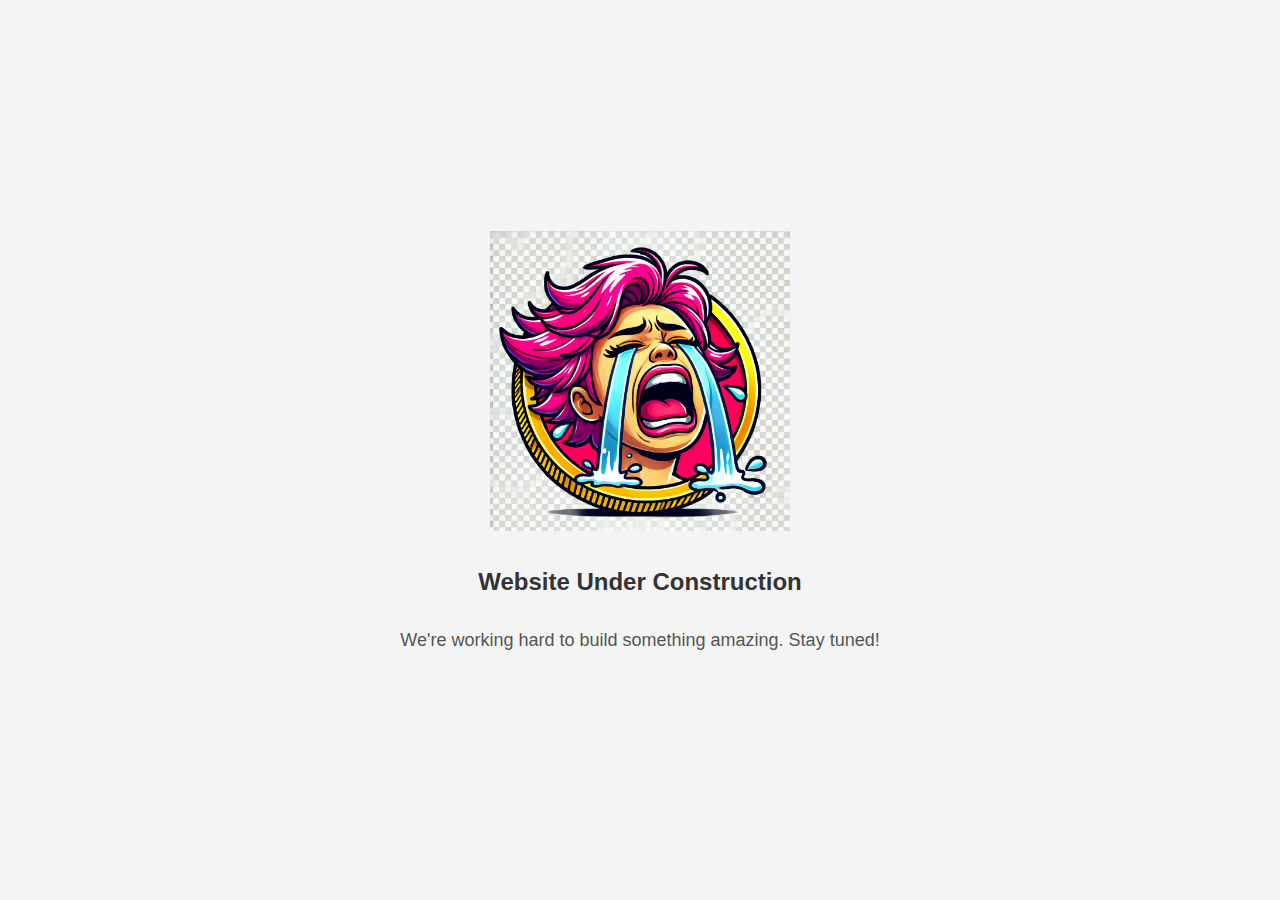
<file: index.html>
<!DOCTYPE html>
<html lang="en">
<head>
  <meta charset="UTF-8">
  <meta name="viewport" content="width=device-width, initial-scale=1.0">
  <title>Anti Woke Coin</title>
  <link rel="stylesheet" href="styles/global.css">
</head>
<body>
  <img src="assets/logo.png" alt="Anti Woke coin logo">
  <h1>Website Under Construction</h1>
  <p>We're working hard to build something amazing. Stay tuned!</p>
</body>
</html>
</file>
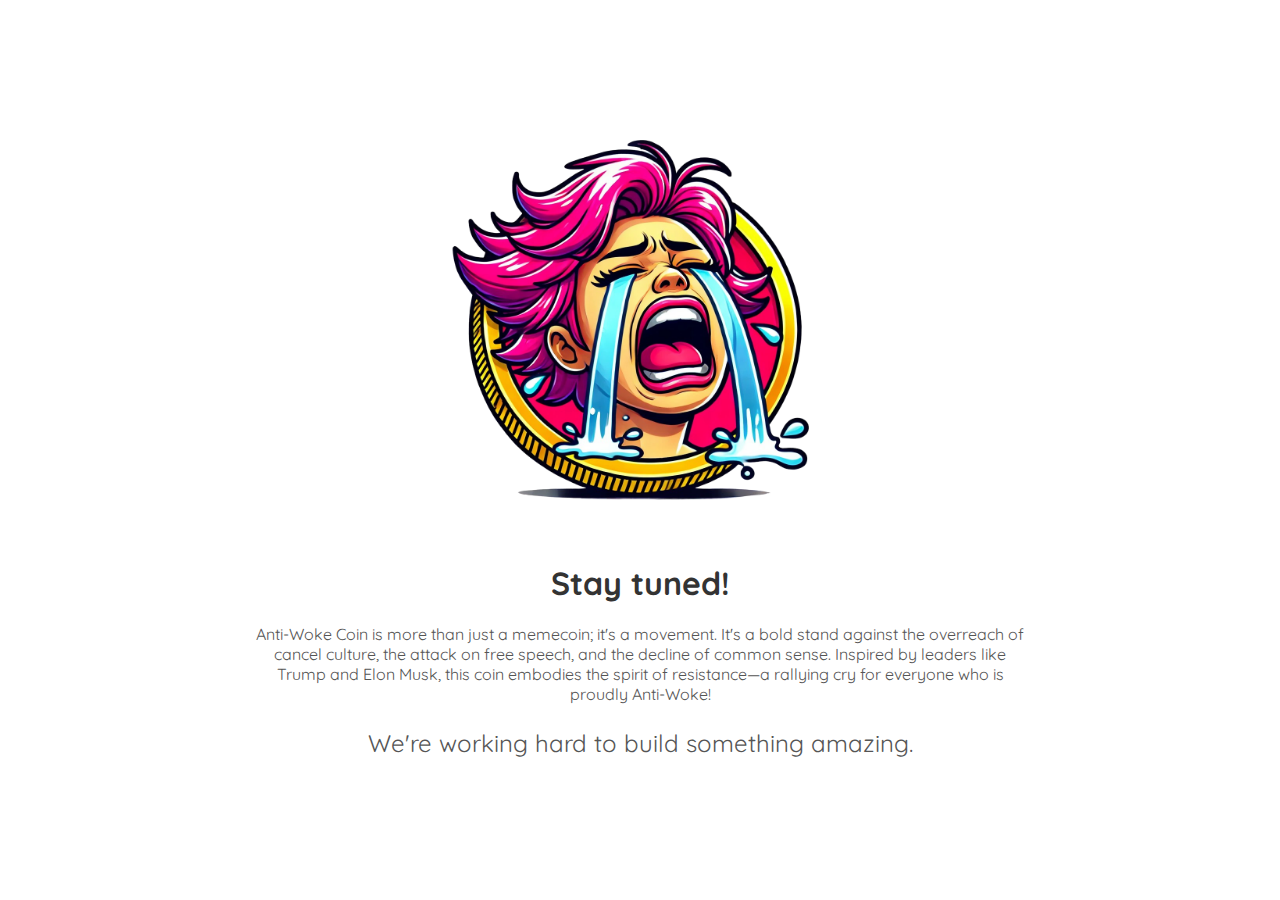
<file: docs/index.html>
<!DOCTYPE html>
<html lang="en">
<head>
  <meta charset="UTF-8">
  <meta name="viewport" content="width=device-width, initial-scale=1.0">
  <title>Anti-Woke Coin</title>
  <link rel="stylesheet" href="styles/global.css">
  <link rel="preconnect" href="https://fonts.googleapis.com">
  <link rel="preconnect" href="https://fonts.gstatic.com" crossorigin>
  <link href="https://fonts.googleapis.com/css2?family=Quicksand:wght@300..700&family=Red+Hat+Display:ital,wght@0,300..900;1,300..900&display=swap" rel="stylesheet">
</head>
<body>
  <div class="container">
    <img src="assets/logo.png" alt="Anti-Woke Coin logo" class="logo">
    <h1>Stay tuned!</h1>
    <p class="description">Anti-Woke Coin is more than just a memecoin; it's a movement. It's a bold stand against the overreach of cancel culture, the attack on free speech, and the decline of common sense. Inspired by leaders like Trump and Elon Musk, this coin embodies the spirit of resistance—a rallying cry for everyone who is proudly Anti-Woke!</p>
    <p>We're working hard to build something amazing.</p>
  </div>
</body>
</html>
</file>
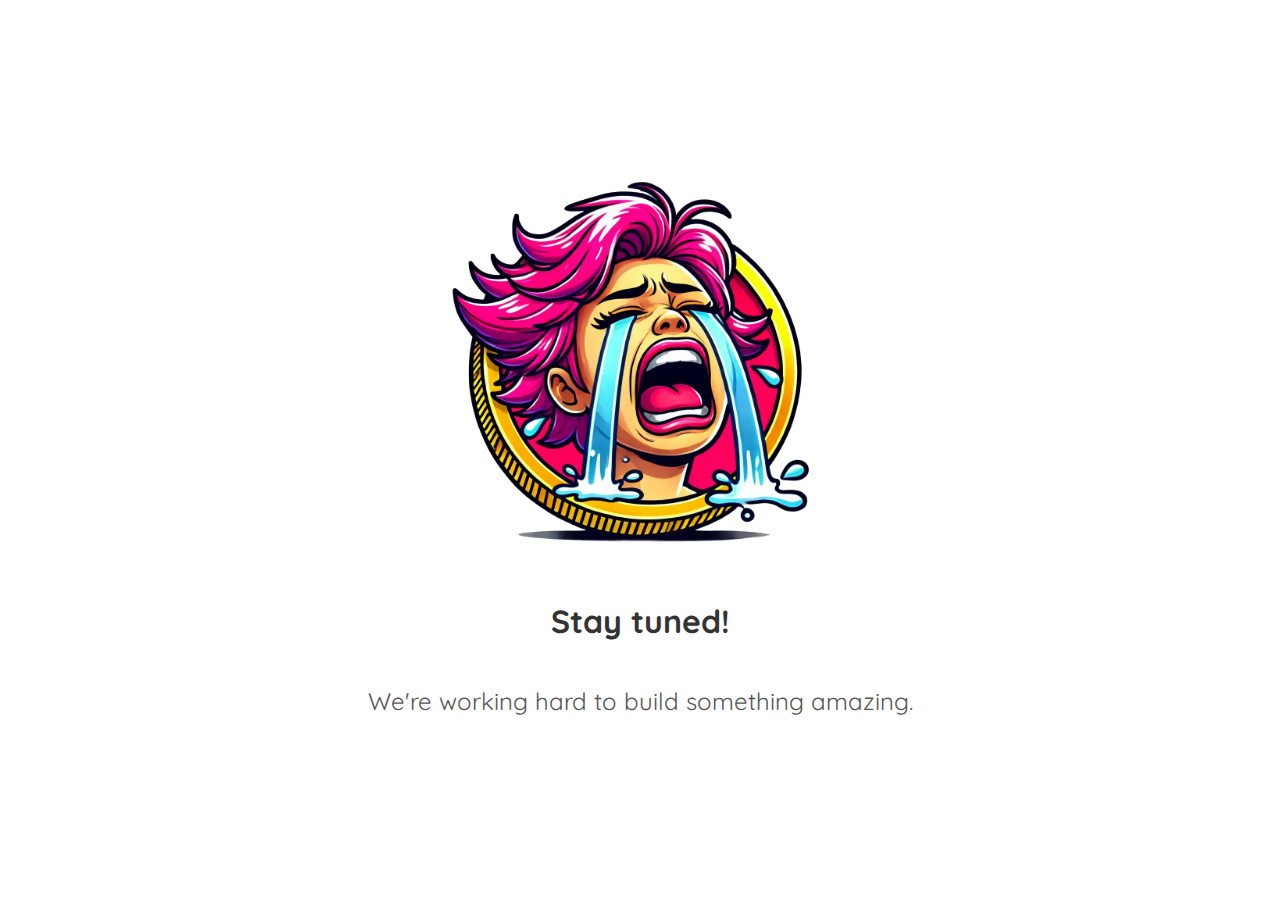
<file: src/index.html>
<!DOCTYPE html>
<html lang="en">
<head>
  <meta charset="UTF-8">
  <meta name="viewport" content="width=device-width, initial-scale=1.0">
  <title>Anti woke coin</title>
  <link rel="stylesheet" href="styles/global.css">
  <link rel="preconnect" href="https://fonts.googleapis.com">
  <link rel="preconnect" href="https://fonts.gstatic.com" crossorigin>
  <link href="https://fonts.googleapis.com/css2?family=Quicksand:wght@300..700&family=Red+Hat+Display:ital,wght@0,300..900;1,300..900&display=swap" rel="stylesheet">
</head>
<body>
  <img src="assets/logo.png" alt="Anti Woke coin logo">
  <h1>Stay tuned!</h1>
  <p>We're working hard to build something amazing.</p>
</body>
</html>
</file>
<file: styles/global.css>
body {
    margin: 0;
    font-family: Arial, sans-serif;
    background-color: #f4f4f4;
    display: flex;
    flex-direction: column;
    justify-content: center;
    align-items: center;
    height: 100vh;
    text-align: center;
  }
  img {
    max-width: 300px;
    margin-bottom: 20px;
  }
  h1 {
    font-size: 24px;
    color: #333;
  }
  p {
    font-size: 18px;
    color: #555;
  }
</file>
<file: docs/styles/global.css>
body {
  font-family: "Quicksand", sans-serif;
  margin: 0;
  background-color: white;
  display: flex;
  flex-direction: column;
  justify-content: center;
  align-items: center;
  text-align: center;
  height: 100vh;

}

.container {
  width: 48rem;
}

img {
  max-width: 400px;
  margin-bottom: 20px;
}

h1 {
  font-size: 32px;
  color: #333333;
}

p {
  font-size: 24px;
  color: #555555;
}

.description {
  font-size: 1rem;
}
</file>
<file: src/styles/global.css>
body {
  font-family: "Quicksand", sans-serif;
  margin: 0;
  background-color: white;
  display: flex;
  flex-direction: column;
  justify-content: center;
  align-items: center;
  text-align: center;
  height: 100vh;
}
img {
  max-width: 400px;
  margin-bottom: 20px;
}
h1 {
  font-size: 32px;
  color: #333333;
}
p {
  font-size: 24px;
  color: #555555;
}
</file>
